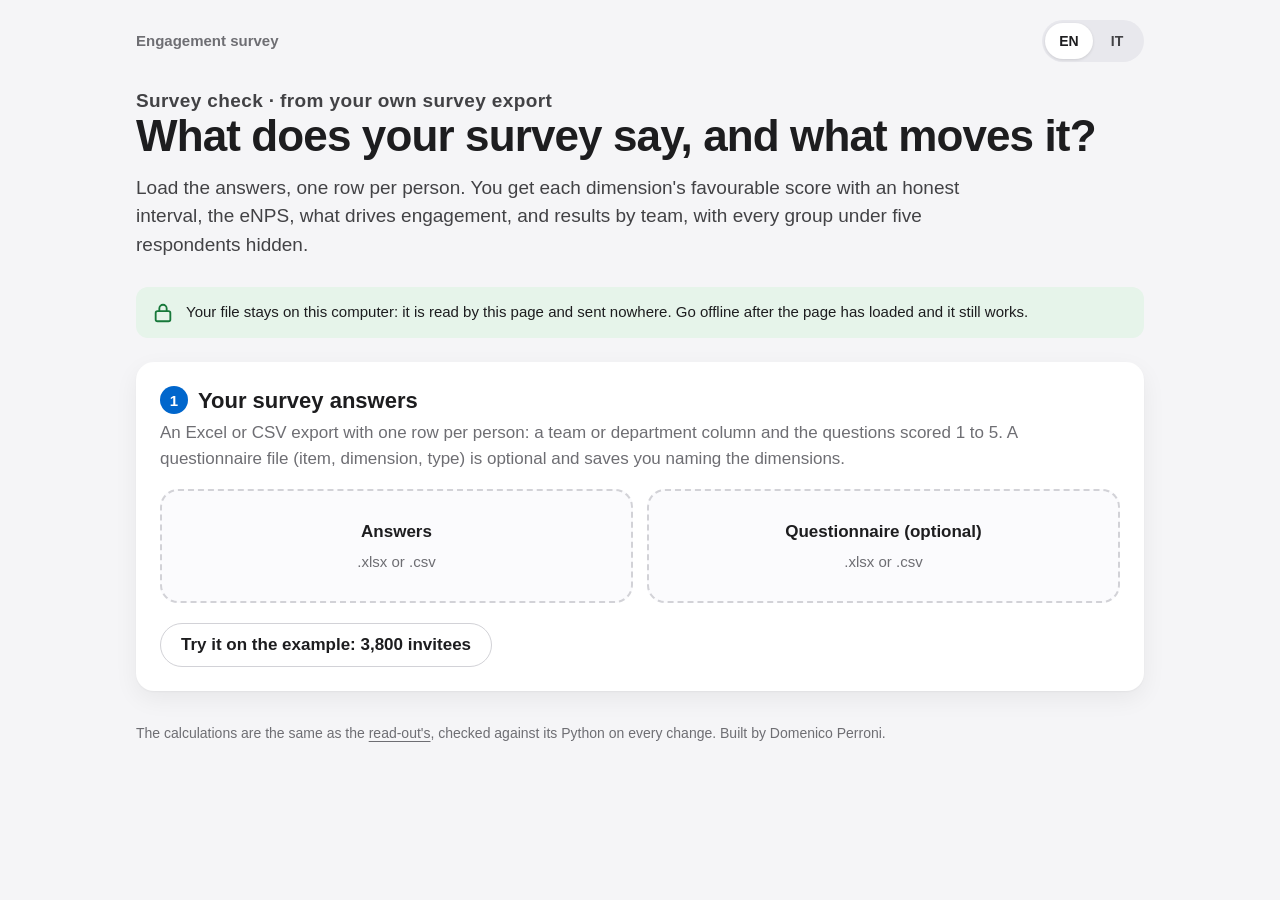
<file: web/index.html>
<!doctype html>
<html lang="en">
<head>
<meta charset="utf-8">
<meta name="viewport" content="width=device-width, initial-scale=1">
<meta http-equiv="Content-Security-Policy" content="default-src 'self'; style-src 'self' 'unsafe-inline'; img-src 'self' data:; connect-src 'self'; object-src 'none'; base-uri 'none'">
<title>Survey check</title>
<meta name="description" content="Your engagement survey, analysed on your computer: scores with intervals, eNPS, what drives engagement, results by team with the five-respondent rule. Nothing leaves the computer.">
<meta property="og:type" content="website">
<meta property="og:title" content="Survey check">
<meta property="og:description" content="Scores with intervals, eNPS, key drivers and results by team, from your own survey export. Groups under five never shown. Nothing leaves the computer.">
<meta property="og:url" content="https://d0m3n1c0x.github.io/engagement-survey-analytics/tool/">
<meta property="og:image" content="https://d0m3n1c0x.github.io/engagement-survey-analytics/og.png">
<meta name="twitter:card" content="summary_large_image">
<link rel="stylesheet" href="design/strumenti.css">
<style>
  #colonne, #risultati { display: none; }
  .s-table th:first-child, .s-table td:first-child { text-align: left; }
  td.num, th.num { text-align: right; font-variant-numeric: tabular-nums; }
  td.muted-cell { text-align: left; color: var(--muted); font-style: italic; }
  .bar { display: inline-block; height: 10px; border-radius: 5px; background: var(--accent); vertical-align: middle; }
  .note { color: var(--muted); font-size: 14px; margin-top: 10px; }
  .items input { min-height: 40px; width: 100%; font: 400 15px var(--font); padding: 6px 10px; border: 1px solid var(--line);
    border-radius: 8px; background: var(--surface); color: var(--ink); }
  .roles { display: grid; grid-template-columns: repeat(auto-fit, minmax(220px, 1fr)); gap: 14px; margin: 12px 0 18px; }
  .roles label { font-weight: 600; display: grid; gap: 6px; }
  @media print { #carica, #colonne, .s-privacy, .s-actions { display: none !important; } #risultati { display: block !important; } }
</style>
</head>
<body>
<div class="s-page">
  <div class="s-top">
    <a class="s-brand" href="../" data-i18n="brand">Engagement survey</a>
    <div class="s-lang" data-lang-switch role="group" aria-label="Language · Lingua">
      <button type="button" data-lang="en">EN</button><button type="button" data-lang="it">IT</button>
    </div>
  </div>
  <header class="s-hero">
    <p class="s-eyebrow" data-i18n="eyebrow">Survey check · from your own survey export</p>
    <h1 data-i18n="title">What does your survey say, and what moves it?</h1>
    <p data-i18n="lead">Load the answers, one row per person. You get each dimension's favourable score with an honest interval, the eNPS, what drives engagement, and results by team, with every group under five respondents hidden.</p>
  </header>
  <div class="s-privacy" role="note">
    <svg viewBox="0 0 24 24" fill="none" stroke="currentColor" stroke-width="2" aria-hidden="true"><rect x="4" y="10" width="16" height="11" rx="2"/><path d="M8 10V7a4 4 0 0 1 8 0v3"/></svg>
    <span data-i18n="privacy">Your file stays on this computer: it is read by this page and sent nowhere. Go offline after the page has loaded and it still works.</span>
  </div>

  <section class="s-card" id="carica" aria-labelledby="h-file">
    <h2 id="h-file"><span class="s-step">1</span><span data-i18n="step1">Your survey answers</span></h2>
    <p class="s-sub" data-i18n="step1sub">An Excel or CSV export with one row per person: a team or department column and the questions scored 1 to 5. A questionnaire file (item, dimension, type) is optional and saves you naming the dimensions.</p>
    <div class="s-drops">
      <label class="s-drop" id="drop-a"><input type="file" id="file-a" accept=".xlsx,.csv,text/csv">
        <strong data-i18n="dropA">Answers</strong><span id="name-a" data-i18n="dropHint">.xlsx or .csv</span></label>
      <label class="s-drop" id="drop-q"><input type="file" id="file-q" accept=".xlsx,.csv,text/csv">
        <strong data-i18n="dropQ">Questionnaire (optional)</strong><span id="name-q" data-i18n="dropHint">.xlsx or .csv</span></label>
    </div>
    <div class="s-actions"><button type="button" class="s-btn" id="esempio" data-i18n="sample">Try it on the example: 3,800 invitees</button></div>
    <div class="s-msg is-error" id="errore" role="alert"></div>
  </section>

  <section class="s-card" id="colonne" aria-labelledby="h-col">
    <h2 id="h-col"><span class="s-step">2</span><span data-i18n="step2">Check the columns</span></h2>
    <div class="roles">
      <label><span data-i18n="rGroup">Team or department *</span><select class="s-select" id="r-group"></select></label>
      <label><span data-i18n="rResp">Responded (1/0), if invitees are listed</span><select class="s-select" id="r-resp"></select></label>
      <label><span data-i18n="rEnps">eNPS question (0-10)</span><select class="s-select" id="r-enps"></select></label>
      <label><span data-i18n="rOutcome">Which dimension is engagement? *</span><select class="s-select" id="r-outcome"></select></label>
    </div>
    <p class="s-sub" data-i18n="itemsSub">Questions scored 1 to 5, and the dimension each belongs to. Clear a name to leave a question out.</p>
    <div class="s-table-wrap items"><table class="s-table" id="tab-items"></table></div>
    <div class="s-actions"><button type="button" class="s-btn is-primary" id="calcola" data-i18n="run">Show the results</button></div>
    <div class="s-msg is-info" id="avviso" role="status"></div>
  </section>

  <section id="risultati" aria-live="polite">
    <div class="s-kpis" id="kpis"></div>
    <section class="s-card"><h2 data-i18n="dimTitle">Dimension scores</h2>
      <p class="s-sub" data-i18n="dimSub">The share of each person's answers that are favourable (4 or 5), averaged over people. The interval resamples whole teams, because people in a team answer alike.</p>
      <div class="s-table-wrap"><table class="s-table" id="tab-dim"></table></div></section>
    <section class="s-card"><h2 data-i18n="drvTitle">What drives engagement</h2><p class="s-sub" id="drv-sub"></p>
      <div class="s-table-wrap"><table class="s-table" id="tab-drv"></table></div>
      <p class="note" data-i18n="drvNote">Relative weights (Johnson's method): each dimension's share of the variation in engagement the dimensions explain together. Dimensions move together, so this is the honest way to rank them; it shows where to look, not what causes what.</p></section>
    <section class="s-card"><h2 data-i18n="grpTitle">By team</h2>
      <p class="s-sub" data-i18n="grpSub">Favourable scores per team. Teams under five respondents are never shown, not even their number of respondents.</p>
      <div class="s-table-wrap"><table class="s-table" id="tab-grp"></table></div></section>
    <div class="s-actions">
      <button type="button" class="s-btn is-primary" id="scarica" data-i18n="download">Download the results (Excel)</button>
      <button type="button" class="s-btn" id="stampa" data-i18n="print">Print</button>
    </div>
  </section>
  <footer class="s-foot"><p data-i18n-html="foot">The calculations are the same as the <a href="https://github.com/D0M3N1C0X/engagement-survey-analytics">read-out's</a>, checked against its Python on every change. Built by Domenico Perroni.</p></footer>
</div>
<script type="module" src="app.js"></script>
</body>
</html>
</file>
<file: web/design/strumenti.css>
/* strumenti-design 1.1.1 · strumenti.css
   One look for every tool in the portfolio: the system font, generous spacing, large targets (44px), visible
   focus, light and dark from the system setting, and nothing loaded from outside the page. */

:root {
  --bg: #f5f5f7; --surface: #ffffff; --surface-2: #fbfbfd; --ink: #1d1d1f; --ink-2: #424245; --muted: #6e6e73;
  --line: #d2d2d7; --line-soft: #e8e8ed; --accent: #0066cc; --accent-ink: #ffffff; --accent-wash: #e8f1fb;
  --good: #17783a; --good-wash: #e6f4ea; --warn: #9a5b00; --warn-wash: #fff4e0; --bad: #c1272d; --bad-wash: #fdecec;
  --radius: 18px; --radius-s: 12px; --shadow: 0 1px 2px rgba(0,0,0,.04), 0 8px 24px rgba(0,0,0,.06);
  --font: -apple-system, BlinkMacSystemFont, "SF Pro Text", "Segoe UI", Roboto, "Helvetica Neue", Arial, sans-serif;
  --font-display: -apple-system, BlinkMacSystemFont, "SF Pro Display", "Segoe UI", Roboto, "Helvetica Neue", Arial, sans-serif;
  --mono: ui-monospace, "SF Mono", Menlo, Consolas, monospace;
  color-scheme: light;
}
@media (prefers-color-scheme: dark) {
  :root {
    --bg: #000000; --surface: #1c1c1e; --surface-2: #2c2c2e; --ink: #f5f5f7; --ink-2: #d1d1d6; --muted: #98989d;
    --line: #3a3a3c; --line-soft: #2c2c2e; --accent: #4da3ff; --accent-ink: #00152b; --accent-wash: #0d2540;
    --good: #4cd964; --good-wash: #10301a; --warn: #ffb340; --warn-wash: #3a2a0c; --bad: #ff6961; --bad-wash: #3d1414;
    --shadow: none; color-scheme: dark;
  }
}

* { box-sizing: border-box; }
html { -webkit-text-size-adjust: 100%; }
body { margin: 0; background: var(--bg); color: var(--ink); font: 400 17px/1.5 var(--font); -webkit-font-smoothing: antialiased; }
a { color: var(--accent); text-underline-offset: 3px; }
:focus-visible { outline: 3px solid var(--accent); outline-offset: 2px; border-radius: 6px; }
.s-visually-hidden { position: absolute; width: 1px; height: 1px; overflow: hidden; clip: rect(0 0 0 0); white-space: nowrap; }

/* page */
.s-page { max-width: 1040px; margin: 0 auto; padding: 20px 16px 64px; }
.s-top { display: flex; align-items: center; justify-content: space-between; gap: 12px; margin-bottom: 28px; }
.s-brand { font-weight: 600; font-size: 15px; color: var(--muted); text-decoration: none; }
.s-lang { display: inline-flex; background: var(--line-soft); border-radius: 999px; padding: 3px; }
.s-lang button { font: 600 14px var(--font); border: 0; background: transparent; color: var(--ink-2); min-height: 36px;
  min-width: 48px; border-radius: 999px; cursor: pointer; }
.s-lang button[aria-pressed="true"] { background: var(--surface); color: var(--ink); box-shadow: 0 1px 3px rgba(0,0,0,.12); }
.s-hero { margin: 8px 0 28px; }
.s-eyebrow { font: 600 13px var(--font); letter-spacing: .02em; color: var(--accent); margin: 0 0 8px; }
.s-hero h1 { font: 700 clamp(30px, 5vw, 44px)/1.08 var(--font-display); letter-spacing: -.02em; margin: 0 0 14px; }
.s-hero p { font-size: 19px; color: var(--ink-2); margin: 0; max-width: 46em; }

/* privacy promise */
.s-privacy { display: flex; gap: 12px; align-items: flex-start; background: var(--good-wash); color: var(--ink);
  border-radius: var(--radius-s); padding: 14px 16px; margin: 0 0 24px; font-size: 15px; }
.s-privacy svg { flex: none; width: 22px; height: 22px; color: var(--good); margin-top: 1px; }

/* cards and steps */
.s-card { background: var(--surface); border-radius: var(--radius); box-shadow: var(--shadow); padding: 24px; margin-bottom: 20px; }
.s-card h2 { font: 700 22px/1.25 var(--font-display); margin: 0 0 6px; }
.s-card > p.s-sub { color: var(--muted); margin: 0 0 18px; }
.s-step { display: inline-grid; place-items: center; width: 28px; height: 28px; border-radius: 50%; background: var(--accent);
  color: var(--accent-ink); font: 700 15px var(--font); margin-right: 10px; vertical-align: 2px; }

/* drop zone */
.s-drop { display: grid; place-items: center; text-align: center; gap: 6px; border: 2px dashed var(--line); border-radius: var(--radius);
  padding: 28px 16px; background: var(--surface-2); cursor: pointer; transition: border-color .15s, background .15s; }
.s-drop:hover, .s-drop.is-over { border-color: var(--accent); background: var(--accent-wash); }
.s-drop input { position: absolute; width: 1px; height: 1px; opacity: 0; }
.s-drop strong { font-size: 17px; }
.s-drop span { color: var(--muted); font-size: 15px; }
.s-drop.is-done { border-style: solid; border-color: var(--good); background: var(--good-wash); }
.s-drops { display: grid; grid-template-columns: repeat(auto-fit, minmax(260px, 1fr)); gap: 14px; }

/* fields and buttons */
.s-fields { display: grid; grid-template-columns: repeat(auto-fit, minmax(220px, 1fr)); gap: 14px; margin: 16px 0 0; }
.s-field label { display: block; font-weight: 600; font-size: 15px; margin-bottom: 6px; }
.s-field small { display: block; color: var(--muted); font-size: 13px; margin-top: 4px; }
.s-field input, .s-field select, select.s-select { width: 100%; min-height: 44px; font: 400 17px var(--font); color: var(--ink);
  background: var(--surface); border: 1px solid var(--line); border-radius: var(--radius-s); padding: 8px 12px; }
.s-actions { display: flex; flex-wrap: wrap; gap: 12px; margin-top: 20px; align-items: center; }
.s-btn { display: inline-flex; align-items: center; justify-content: center; gap: 8px; min-height: 44px; padding: 10px 20px;
  font: 600 17px var(--font); border-radius: 999px; border: 1px solid var(--line); background: var(--surface); color: var(--ink);
  cursor: pointer; text-decoration: none; }
.s-btn:hover { border-color: var(--accent); }
.s-btn.is-primary { background: var(--accent); border-color: var(--accent); color: var(--accent-ink); }
.s-btn:disabled { opacity: .45; cursor: not-allowed; }
.s-btn.is-small { min-height: 36px; padding: 6px 14px; font-size: 15px; }

/* messages */
.s-msg { border-radius: var(--radius-s); padding: 12px 16px; margin-top: 16px; font-size: 15px; display: none; }
.s-msg.is-shown { display: block; }
.s-msg.is-error { background: var(--bad-wash); color: var(--ink); border-left: 4px solid var(--bad); }
.s-msg.is-info { background: var(--accent-wash); color: var(--ink); border-left: 4px solid var(--accent); }

/* results */
.s-kpis { display: grid; grid-template-columns: repeat(auto-fit, minmax(150px, 1fr)); gap: 14px; margin-bottom: 20px; }
.s-kpi { background: var(--surface); border-radius: var(--radius); box-shadow: var(--shadow); padding: 18px 20px; }
.s-kpi .k { color: var(--muted); font-size: 14px; }
.s-kpi .v { font: 700 32px/1.15 var(--font-display); font-variant-numeric: tabular-nums; margin-top: 4px; }
.s-kpi.is-good .v { color: var(--good); } .s-kpi.is-bad .v { color: var(--bad); }
.s-filters { display: flex; flex-wrap: wrap; gap: 10px; margin-bottom: 14px; align-items: center; }
.s-filters select { width: auto; min-width: 180px; }
.s-table-wrap { overflow-x: auto; -webkit-overflow-scrolling: touch; border-radius: var(--radius-s); }
table.s-table { width: 100%; border-collapse: collapse; font-size: 15px; font-variant-numeric: tabular-nums; }
.s-table th { text-align: right; font-weight: 600; color: var(--muted); font-size: 13px; padding: 10px 12px; border-bottom: 1px solid var(--line); white-space: nowrap; }
.s-table td { text-align: right; padding: 12px; border-bottom: 1px solid var(--line-soft); vertical-align: top; }
.s-table th.l, .s-table td.l { text-align: left; }
.s-table tr:last-child td { border-bottom: 0; }
.s-pill { display: inline-block; font: 600 13px var(--font); padding: 3px 10px; border-radius: 999px; white-space: nowrap; }
.s-pill.is-high { background: var(--bad-wash); color: var(--bad); }
.s-pill.is-medium { background: var(--warn-wash); color: var(--warn); }
.s-pill.is-ok { background: var(--good-wash); color: var(--good); }
.s-why { color: var(--muted); font-size: 14px; margin-top: 2px; }

/* column mapping */
.s-map { display: grid; gap: 10px; margin-top: 12px; }
.s-map-row { display: grid; grid-template-columns: minmax(160px, 1fr) minmax(180px, 1.2fr); gap: 12px; align-items: center; }
.s-map-row .need { font-weight: 600; } .s-map-row .need small { display: block; font-weight: 400; color: var(--muted); font-size: 13px; }
.s-map-row.is-missing .need { color: var(--bad); }

footer.s-foot { color: var(--muted); font-size: 14px; margin-top: 32px; }
footer.s-foot a { color: inherit; }

@media (max-width: 640px) {
  .s-card { padding: 18px; } .s-hero p { font-size: 17px; } .s-map-row { grid-template-columns: 1fr; gap: 4px; }
}
@media (prefers-reduced-motion: reduce) { * { transition: none !important; animation: none !important; } }
@media print {
  body { background: #fff; color: #000; font-size: 11pt; }
  .s-top, .s-actions, .s-drop, .s-drops, .s-filters, .s-privacy, .no-print, footer.s-foot { display: none !important; }
  .s-card, .s-kpi { box-shadow: none; border: 1px solid #ccc; break-inside: avoid; }
  .s-page { max-width: none; padding: 0; }
  a { color: #000; text-decoration: none; }
}
</file>
